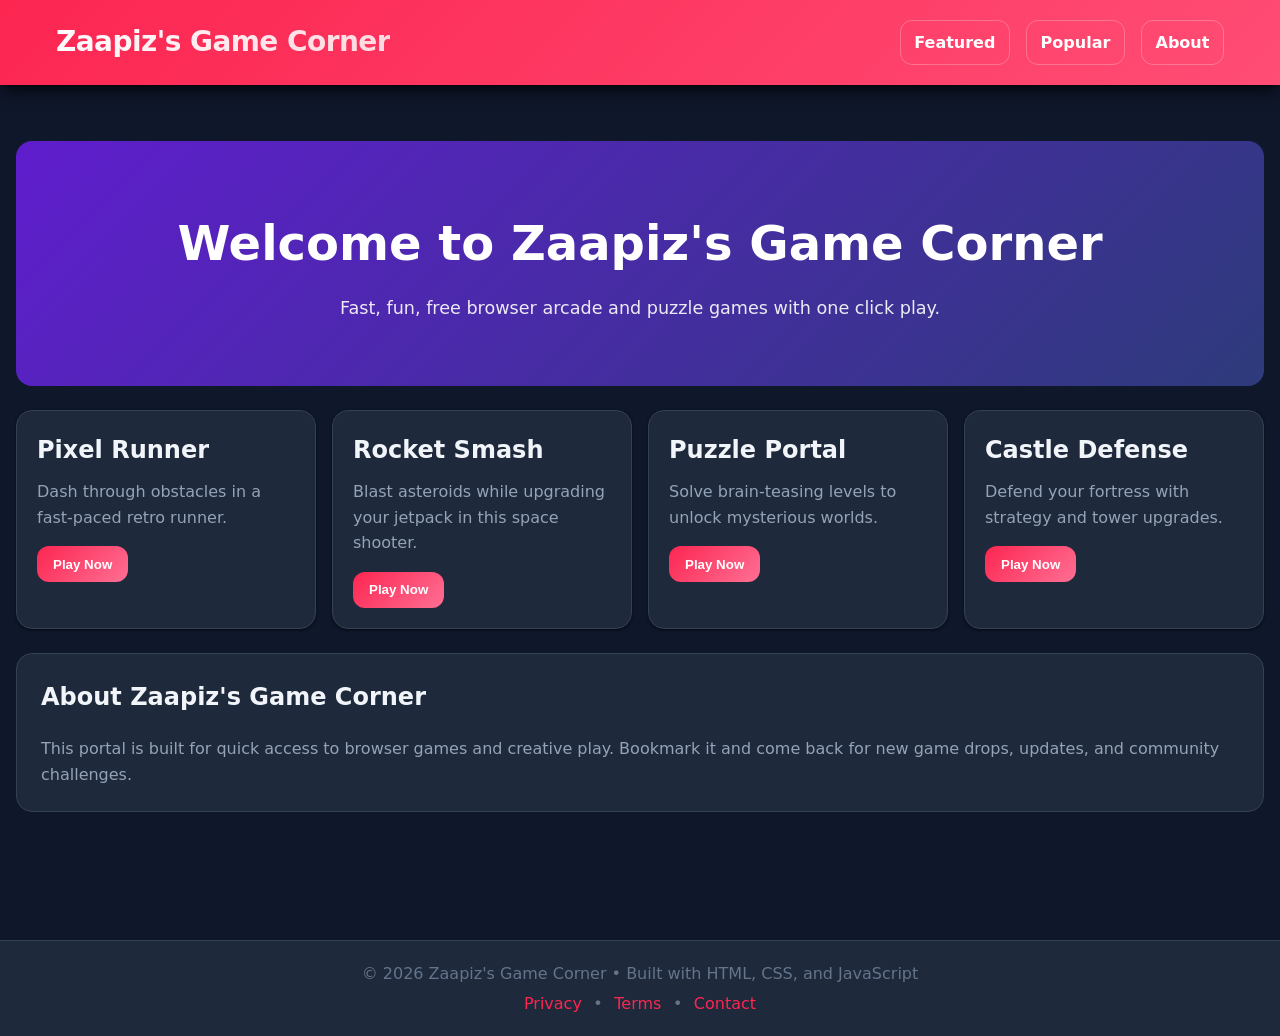
<file: index.html>
<!doctype html>
<html lang="en">
  <head>
    <meta charset="UTF-8" />
    <meta name="viewport" content="width=device-width, initial-scale=1.0" />
    <title>Zaapiz's Game Corner</title>
    <meta name="description" content="Zaapiz's Game Corner - play free browser games and arcade fun." />
    <link rel="icon" type="image/png" href="favicon.png" />
    <link rel="stylesheet" href="style.css" />
    <meta name="theme-color" content="#fc2651" />
  </head>
  <body class="dark-mode">
    <header>
      <div class="header-content">
        <div class="logo">Zaapiz's Game Corner</div>
        <nav class="top-nav">
          <a href="#featured">Featured</a>
          <a href="#popular">Popular</a>
          <a href="#about">About</a>
        </nav>
      </div>
    </header>

    <main>
      <section class="hero" id="featured">
        <h1>Welcome to Zaapiz's Game Corner</h1>
        <p>Fast, fun, free browser arcade and puzzle games with one click play.</p>
      </section>

      <section class="game-grid" id="popular">
        <article class="game-card">
          <h2>Pixel Runner</h2>
          <p>Dash through obstacles in a fast-paced retro runner.</p>
          <button onclick="openGame('https://example.com/pixel-runner')">Play Now</button>
        </article>

        <article class="game-card">
          <h2>Rocket Smash</h2>
          <p>Blast asteroids while upgrading your jetpack in this space shooter.</p>
          <button onclick="openGame('https://example.com/rocket-smash')">Play Now</button>
        </article>

        <article class="game-card">
          <h2>Puzzle Portal</h2>
          <p>Solve brain-teasing levels to unlock mysterious worlds.</p>
          <button onclick="openGame('https://example.com/puzzle-portal')">Play Now</button>
        </article>

        <article class="game-card">
          <h2>Castle Defense</h2>
          <p>Defend your fortress with strategy and tower upgrades.</p>
          <button onclick="openGame('https://example.com/castle-defense')">Play Now</button>
        </article>
      </section>

      <section class="about" id="about">
        <h2>About Zaapiz's Game Corner</h2>
        <p>
          This portal is built for quick access to browser games and creative play.
          Bookmark it and come back for new game drops, updates, and community challenges.
        </p>
      </section>
    </main>

    <footer>
      <p>© 2026 Zaapiz's Game Corner • Built with HTML, CSS, and JavaScript</p>
      <p>
        <a href="#">Privacy</a> • <a href="#">Terms</a> • <a href="#">Contact</a>
      </p>
    </footer>

    <script>
      function openGame(url) {
        if (!url) return;
        window.location.href = url;
      }
    </script>
  </body>
</html>
</file>
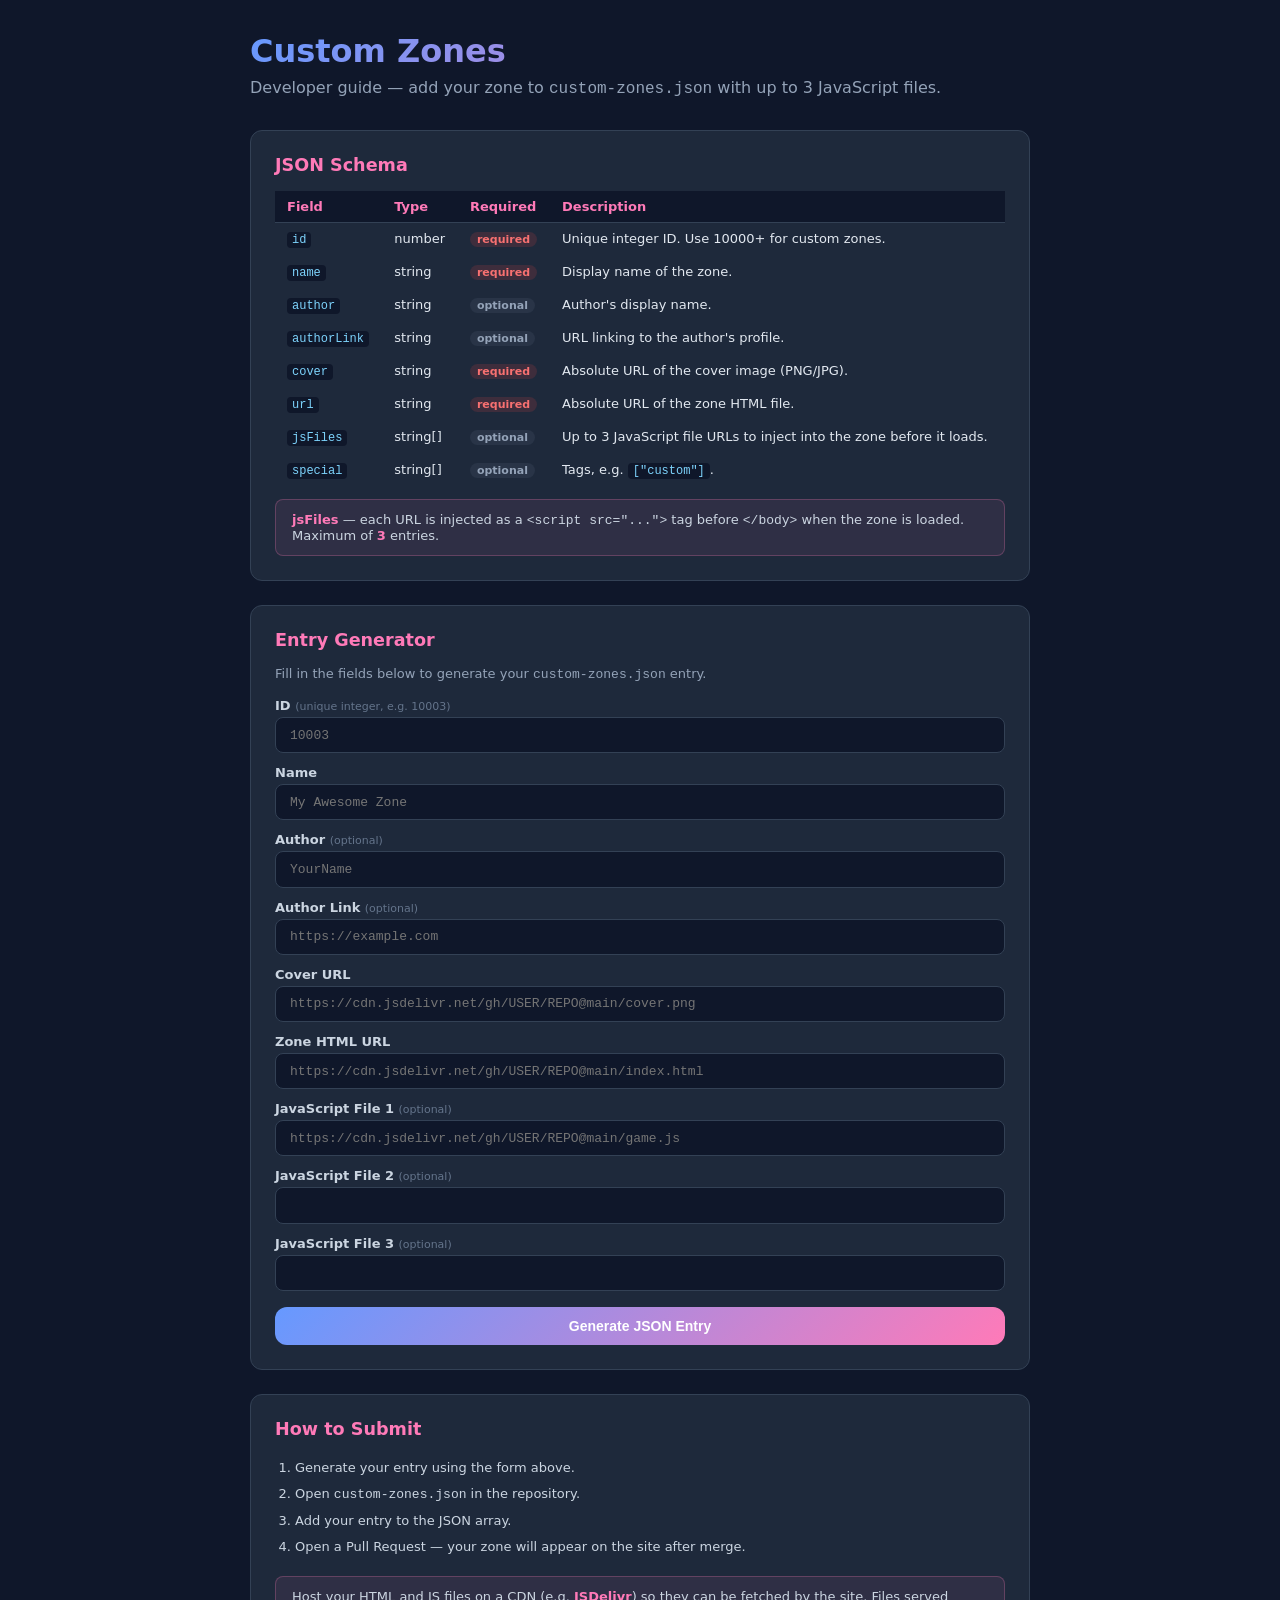
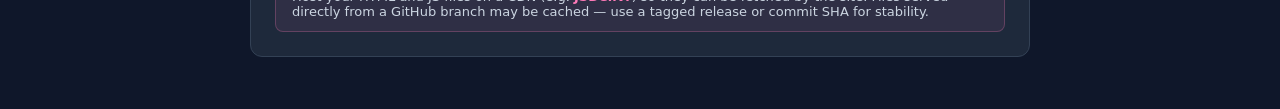
<file: custom-zones.html>
<!DOCTYPE html>
<html lang="en">
<head>
    <meta charset="UTF-8">
    <meta name="viewport" content="width=device-width, initial-scale=1.0">
    <title>Custom Zones &mdash; Developer Guide</title>
    <style>
        :root {
            --primary: #ff7ab8;
            --primary-hover: #6699ff;
            --accent: #8b5cf6;
            --text: #ff7ab8;
            --bg: #0f172a;
            --surface: #1e293b;
            --border: #334155;
            --radius: 12px;
            --radius-sm: 8px;
            --gradient-primary: linear-gradient(135deg, #6699ff 0%, #ff7ab8 100%);
        }

        * { box-sizing: border-box; margin: 0; padding: 0; }

        body {
            font-family: -apple-system, BlinkMacSystemFont, 'SF Pro Display', 'Segoe UI', system-ui, sans-serif;
            background: var(--bg);
            color: #e2e8f0;
            min-height: 100vh;
            padding: 2rem 1rem;
        }

        .container {
            max-width: 780px;
            margin: 0 auto;
        }

        h1 {
            font-size: 2rem;
            font-weight: 700;
            background: var(--gradient-primary);
            -webkit-background-clip: text;
            -webkit-text-fill-color: transparent;
            background-clip: text;
            margin-bottom: 0.5rem;
        }

        .subtitle {
            color: #94a3b8;
            margin-bottom: 2rem;
            font-size: 1rem;
        }

        section {
            background: var(--surface);
            border: 1px solid var(--border);
            border-radius: var(--radius);
            padding: 1.5rem;
            margin-bottom: 1.5rem;
        }

        section h2 {
            font-size: 1.1rem;
            font-weight: 700;
            color: var(--primary);
            margin-bottom: 1rem;
        }

        label {
            display: block;
            font-weight: 600;
            font-size: 13px;
            color: #cbd5e1;
            margin-bottom: 4px;
            margin-top: 0.75rem;
        }

        label:first-of-type { margin-top: 0; }

        label span {
            font-weight: 400;
            font-size: 11px;
            color: #64748b;
        }

        input[type="text"], input[type="number"] {
            width: 100%;
            padding: 0.6rem 0.875rem;
            border: 1px solid var(--border);
            border-radius: var(--radius-sm);
            background: #0f172a;
            color: #e2e8f0;
            font-size: 13px;
            font-family: monospace;
            outline: none;
            transition: border-color 0.2s;
        }

        input[type="text"]:focus, input[type="number"]:focus {
            border-color: var(--primary);
        }

        .btn {
            display: inline-block;
            padding: 0.7rem 1.5rem;
            border-radius: var(--radius);
            border: 0;
            cursor: pointer;
            font-weight: 600;
            font-size: 14px;
            transition: opacity 0.2s;
        }

        .btn:hover { opacity: 0.85; }

        .btn-primary {
            background: var(--gradient-primary);
            color: white;
            width: 100%;
            margin-top: 1rem;
        }

        .btn-copy {
            background: #334155;
            color: #e2e8f0;
            font-size: 12px;
            padding: 0.4rem 0.8rem;
            border-radius: var(--radius-sm);
        }

        pre {
            background: #0f172a;
            border: 1px solid var(--border);
            border-radius: var(--radius-sm);
            padding: 1rem;
            font-family: monospace;
            font-size: 13px;
            color: #7dd3fc;
            overflow-x: auto;
            white-space: pre-wrap;
            word-break: break-all;
            margin-top: 0.5rem;
        }

        .output-header {
            display: flex;
            justify-content: space-between;
            align-items: center;
            margin-top: 1rem;
        }

        .output-header span {
            font-size: 13px;
            font-weight: 600;
            color: #94a3b8;
        }

        .schema-table {
            width: 100%;
            border-collapse: collapse;
            font-size: 13px;
            margin-top: 0.5rem;
        }

        .schema-table th {
            text-align: left;
            padding: 0.5rem 0.75rem;
            background: #0f172a;
            color: var(--primary);
            border-bottom: 1px solid var(--border);
        }

        .schema-table td {
            padding: 0.5rem 0.75rem;
            border-bottom: 1px solid #1e293b;
            vertical-align: top;
        }

        .schema-table td code {
            background: #0f172a;
            padding: 1px 5px;
            border-radius: 4px;
            font-family: monospace;
            font-size: 12px;
            color: #7dd3fc;
        }

        .badge {
            display: inline-block;
            padding: 1px 7px;
            border-radius: 999px;
            font-size: 11px;
            font-weight: 600;
        }

        .badge-required { background: rgba(239,68,68,0.15); color: #f87171; }
        .badge-optional { background: rgba(100,116,139,0.15); color: #94a3b8; }

        .notice {
            background: rgba(255, 122, 184, 0.08);
            border: 1px solid rgba(255, 122, 184, 0.25);
            border-radius: var(--radius-sm);
            padding: 0.75rem 1rem;
            font-size: 13px;
            color: #cbd5e1;
            margin-top: 0.75rem;
        }

        .notice strong { color: var(--primary); }

        .copied-toast {
            position: fixed;
            bottom: 1.5rem;
            right: 1.5rem;
            background: #10b981;
            color: white;
            padding: 0.5rem 1rem;
            border-radius: var(--radius-sm);
            font-size: 13px;
            font-weight: 600;
            opacity: 0;
            transition: opacity 0.3s;
            pointer-events: none;
        }

        .copied-toast.show { opacity: 1; }
    </style>
</head>
<body>
<div class="container">
    <h1>Custom Zones</h1>
    <p class="subtitle">Developer guide &mdash; add your zone to <code>custom-zones.json</code> with up to 3 JavaScript files.</p>

    <!-- Schema reference -->
    <section>
        <h2>JSON Schema</h2>
        <table class="schema-table">
            <thead>
                <tr>
                    <th>Field</th>
                    <th>Type</th>
                    <th>Required</th>
                    <th>Description</th>
                </tr>
            </thead>
            <tbody>
                <tr>
                    <td><code>id</code></td>
                    <td>number</td>
                    <td><span class="badge badge-required">required</span></td>
                    <td>Unique integer ID. Use 10000+ for custom zones.</td>
                </tr>
                <tr>
                    <td><code>name</code></td>
                    <td>string</td>
                    <td><span class="badge badge-required">required</span></td>
                    <td>Display name of the zone.</td>
                </tr>
                <tr>
                    <td><code>author</code></td>
                    <td>string</td>
                    <td><span class="badge badge-optional">optional</span></td>
                    <td>Author's display name.</td>
                </tr>
                <tr>
                    <td><code>authorLink</code></td>
                    <td>string</td>
                    <td><span class="badge badge-optional">optional</span></td>
                    <td>URL linking to the author's profile.</td>
                </tr>
                <tr>
                    <td><code>cover</code></td>
                    <td>string</td>
                    <td><span class="badge badge-required">required</span></td>
                    <td>Absolute URL of the cover image (PNG/JPG).</td>
                </tr>
                <tr>
                    <td><code>url</code></td>
                    <td>string</td>
                    <td><span class="badge badge-required">required</span></td>
                    <td>Absolute URL of the zone HTML file.</td>
                </tr>
                <tr>
                    <td><code>jsFiles</code></td>
                    <td>string[]</td>
                    <td><span class="badge badge-optional">optional</span></td>
                    <td>Up to 3 JavaScript file URLs to inject into the zone before it loads.</td>
                </tr>
                <tr>
                    <td><code>special</code></td>
                    <td>string[]</td>
                    <td><span class="badge badge-optional">optional</span></td>
                    <td>Tags, e.g. <code>["custom"]</code>.</td>
                </tr>
            </tbody>
        </table>
        <div class="notice">
            <strong>jsFiles</strong> — each URL is injected as a <code>&lt;script src="..."&gt;</code> tag before <code>&lt;/body&gt;</code> when the zone is loaded. Maximum of <strong>3</strong> entries.
        </div>
    </section>

    <!-- JSON generator -->
    <section>
        <h2>Entry Generator</h2>
        <p style="font-size:13px;color:#94a3b8;margin-bottom:1rem;">Fill in the fields below to generate your <code>custom-zones.json</code> entry.</p>

        <label>ID <span>(unique integer, e.g. 10003)</span></label>
        <input type="number" id="genId" placeholder="10003" min="10000">

        <label>Name</label>
        <input type="text" id="genName" placeholder="My Awesome Zone">

        <label>Author <span>(optional)</span></label>
        <input type="text" id="genAuthor" placeholder="YourName">

        <label>Author Link <span>(optional)</span></label>
        <input type="text" id="genAuthorLink" placeholder="https://example.com">

        <label>Cover URL</label>
        <input type="text" id="genCover" placeholder="https://cdn.jsdelivr.net/gh/USER/REPO@main/cover.png">

        <label>Zone HTML URL</label>
        <input type="text" id="genUrl" placeholder="https://cdn.jsdelivr.net/gh/USER/REPO@main/index.html">

        <label>JavaScript File 1 <span>(optional)</span></label>
        <input type="text" id="genJs1" placeholder="https://cdn.jsdelivr.net/gh/USER/REPO@main/game.js">

        <label>JavaScript File 2 <span>(optional)</span></label>
        <input type="text" id="genJs2" placeholder="">

        <label>JavaScript File 3 <span>(optional)</span></label>
        <input type="text" id="genJs3" placeholder="">

        <button class="btn btn-primary" onclick="generateEntry()">Generate JSON Entry</button>

        <div id="outputSection" style="display:none;">
            <div class="output-header">
                <span>Generated Entry</span>
                <button class="btn btn-copy" onclick="copyOutput()">Copy</button>
            </div>
            <pre id="outputPre"></pre>
        </div>
    </section>

    <!-- Instructions -->
    <section>
        <h2>How to Submit</h2>
        <ol style="padding-left:1.25rem;line-height:2;font-size:13px;color:#cbd5e1;">
            <li>Generate your entry using the form above.</li>
            <li>Open <code>custom-zones.json</code> in the repository.</li>
            <li>Add your entry to the JSON array.</li>
            <li>Open a Pull Request — your zone will appear on the site after merge.</li>
        </ol>
        <div class="notice" style="margin-top:1rem;">
            Host your HTML and JS files on a CDN (e.g. <strong>JSDelivr</strong>) so they can be fetched by the site. Files served directly from a GitHub branch may be cached &mdash; use a tagged release or commit SHA for stability.
        </div>
    </section>
</div>

<div class="copied-toast" id="copiedToast">Copied!</div>

<script>
    function generateEntry() {
        const id = parseInt(document.getElementById('genId').value.trim(), 10);
        const name = document.getElementById('genName').value.trim();
        const author = document.getElementById('genAuthor').value.trim();
        const authorLink = document.getElementById('genAuthorLink').value.trim();
        const cover = document.getElementById('genCover').value.trim();
        const url = document.getElementById('genUrl').value.trim();
        const js1 = document.getElementById('genJs1').value.trim();
        const js2 = document.getElementById('genJs2').value.trim();
        const js3 = document.getElementById('genJs3').value.trim();

        if (!id || !name || !cover || !url) {
            alert('Please fill in ID, Name, Cover URL, and Zone HTML URL.');
            return;
        }

        const entry = { id, name };
        if (author) entry.author = author;
        if (authorLink) entry.authorLink = authorLink;
        entry.cover = cover;
        entry.url = url;

        const jsFiles = [js1, js2, js3].filter(u => u);
        if (jsFiles.length) entry.jsFiles = jsFiles;

        entry.special = ["custom"];

        document.getElementById('outputPre').textContent = JSON.stringify(entry, null, 4);
        document.getElementById('outputSection').style.display = 'block';
    }

    function copyOutput() {
        const text = document.getElementById('outputPre').textContent;
        navigator.clipboard.writeText(text).then(() => {
            const toast = document.getElementById('copiedToast');
            toast.classList.add('show');
            setTimeout(() => toast.classList.remove('show'), 2000);
        });
    }
</script>
</body>
</html>
</file>
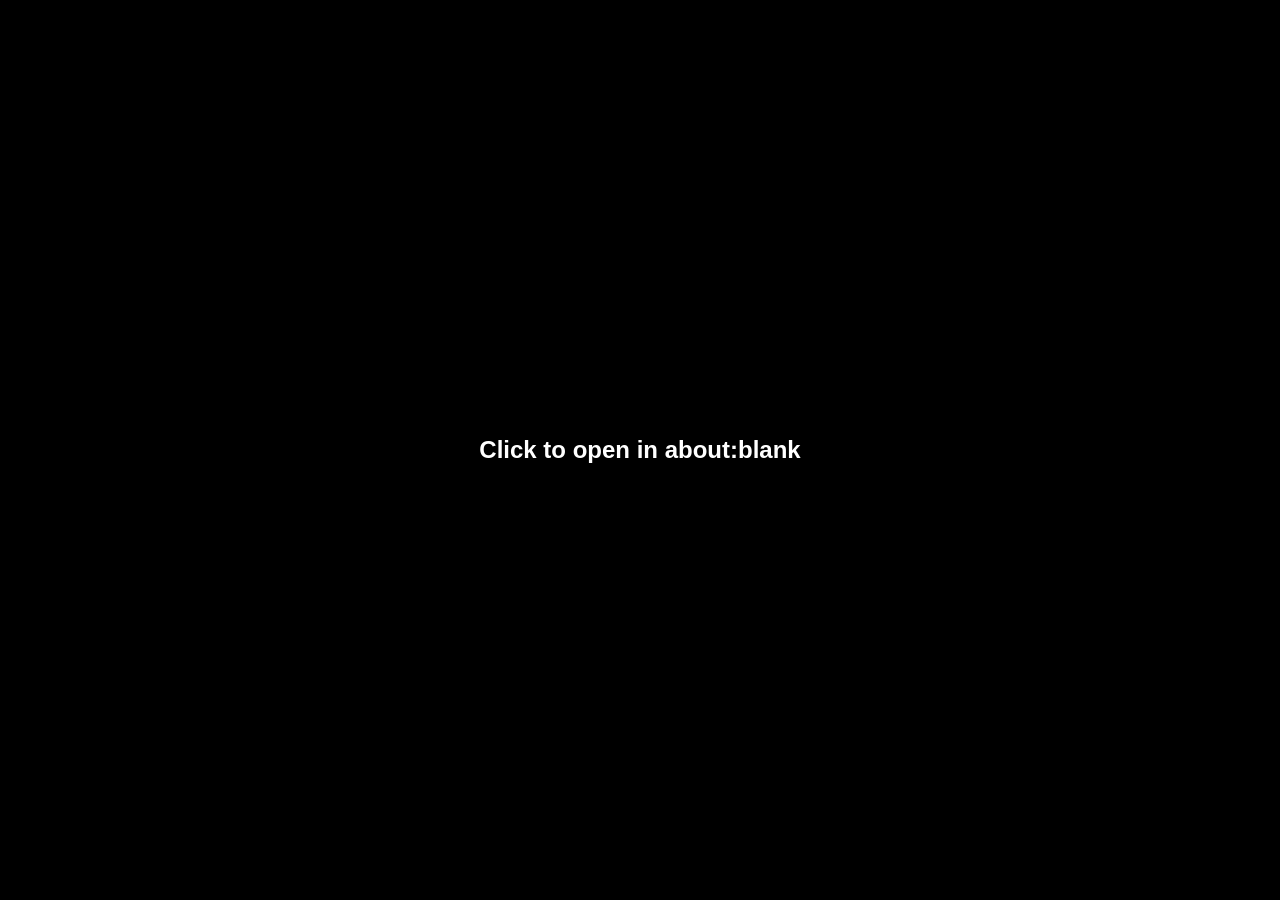
<file: loader.html>
<!DOCTYPE html>
<html lang="en">
<head>
  <meta charset="UTF-8">
  <meta name="viewport" content="width=device-width, initial-scale=1.0">
  <style>
    html,  body {
      margin: 0;
      padding: 0;
      height: 100%;
    }

    .button {
      display: flex;
      align-items: center;
      justify-content: center;
      width: 100vw;
      height: 100vh;
      background-color: #000000;
      color: #ffffff !important;
      font-family: Arial, sans-serif;
      font-size: 24px;
      font-weight: bold;
      cursor: pointer;
      text-decoration: none !important;
      transition: background-color 0.3s, transform 0.2s;
    }

    .button:hover {
      background-color: #4a148c !important;
    }
  </style>
</head>
<body>
  <a id="button" class="button" >Launch</a>
  <script>
    document.addEventListener('DOMContentLoaded', function() {
      const button = document.getElementById('button');
      button.addEventListener('click', launch);
    });

    function launch() {
      try {
        const newWin = window.open("about:blank", "_blank");
        if (newWin) {
          newWin.document.open();
          newWin.document.write('<!DOCTYPE html><html><head><style>html,body{margin:0;padding:0;height:100%;background:#000;color:#fff;font-family:Arial,sans-serif;display:flex;align-items:center;justify-content:center;}</style></head><body><p>Loading...</p></body></html>');
          newWin.document.close();
          fetch("https://cdn.jsdelivr.net/gh/Zaapiz/zaapizsgamecorner@main/file.html?t="+Date.now())
            .then(response => response.text())
            .then(text => {
              newWin.document.open();
              newWin.document.write(text);
              newWin.document.close();
            });
        }
      } catch (error) {
        console.error('error:', error);
      }
    }

    // Auto-open in about:blank if not already there
    if (window.location.href !== "about:blank" && !window.aboutBlankLoaded) {
      const btn = document.getElementById('button');
      if (btn) btn.textContent = "Click to open in about:blank";
      document.addEventListener('click', function openBlank() {
        document.removeEventListener('click', openBlank);
        const win = window.open("about:blank", "_blank");
        if (win) {
          const iframe = win.document.createElement("iframe");
          iframe.style.cssText = "width:100%;height:100%;border:none;position:fixed;top:0;left:0;margin:0;padding:0;";
          win.document.body.style.margin = "0";
          win.document.body.appendChild(iframe);
          iframe.contentDocument.open();
          iframe.contentDocument.write(document.documentElement.outerHTML);
          iframe.contentDocument.close();
          iframe.contentWindow.aboutBlankLoaded = true;
          window.close();
          document.body.innerHTML = '<div style="display:flex;align-items:center;justify-content:center;height:100vh;background:#000;color:#fff;font-family:Arial;">You can close this tab.</div>';
        }
      }, { once: true });
    }
  </script>
</body>
</html>
</file>
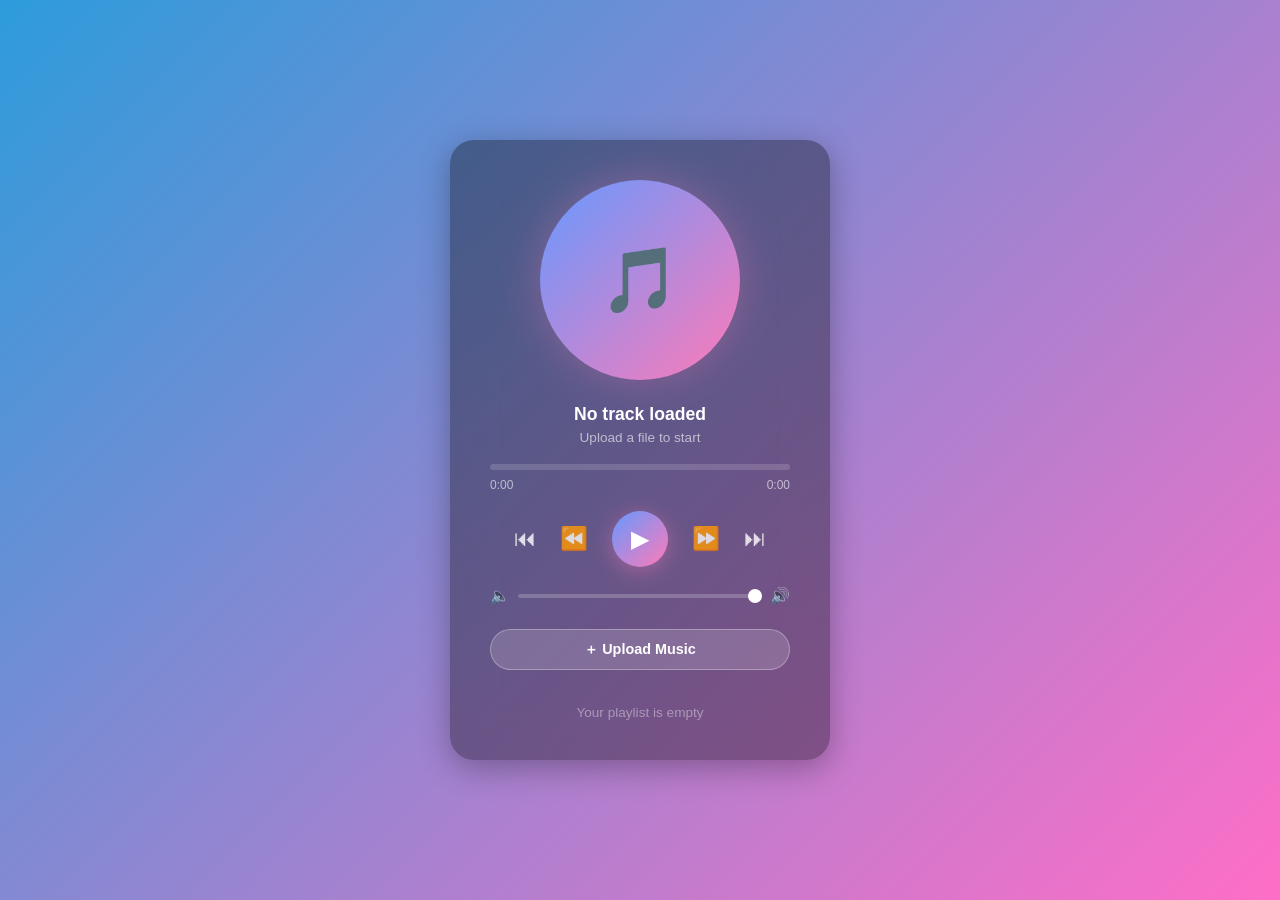
<file: customhtmls/musicplayer.html>
<!DOCTYPE html>
<html lang="en">
<head>
    <meta charset="UTF-8">
    <meta name="viewport" content="width=device-width, initial-scale=1.0">
    <title>Music Player</title>
    <style>
        * { margin: 0; padding: 0; box-sizing: border-box; }
        body {
            min-height: 100vh;
            background: linear-gradient(135deg, #2d9cdb 0%, #ff6ec7 100%);
            font-family: -apple-system, BlinkMacSystemFont, 'Segoe UI', Roboto, sans-serif;
            color: white;
            display: flex;
            align-items: center;
            justify-content: center;
        }
        .player {
            background: rgba(0,0,0,0.35);
            backdrop-filter: blur(20px);
            border-radius: 24px;
            padding: 2.5rem;
            width: 380px;
            text-align: center;
            box-shadow: 0 8px 32px rgba(0,0,0,0.3);
        }
        .artwork {
            width: 200px;
            height: 200px;
            border-radius: 50%;
            background: linear-gradient(135deg, #6699ff, #ff7ab8);
            margin: 0 auto 1.5rem;
            display: flex;
            align-items: center;
            justify-content: center;
            font-size: 4rem;
            transition: transform 4s linear;
            box-shadow: 0 0 40px rgba(255,122,184,0.3);
        }
        .artwork.spinning { animation: spin 4s linear infinite; }
        @keyframes spin { to { transform: rotate(360deg); } }
        .track-name {
            font-size: 1.1rem;
            font-weight: 700;
            margin-bottom: 0.3rem;
            white-space: nowrap;
            overflow: hidden;
            text-overflow: ellipsis;
        }
        .track-artist {
            font-size: 0.85rem;
            opacity: 0.6;
            margin-bottom: 1.2rem;
        }
        .progress-bar {
            width: 100%;
            height: 6px;
            background: rgba(255,255,255,0.15);
            border-radius: 3px;
            cursor: pointer;
            margin-bottom: 0.5rem;
            position: relative;
        }
        .progress-fill {
            height: 100%;
            background: linear-gradient(90deg, #6699ff, #ff7ab8);
            border-radius: 3px;
            width: 0%;
            position: relative;
            transition: width 0.1s linear;
        }
        .progress-fill::after {
            content: '';
            position: absolute;
            right: -6px;
            top: -3px;
            width: 12px;
            height: 12px;
            background: white;
            border-radius: 50%;
            opacity: 0;
            transition: opacity 0.2s;
        }
        .progress-bar:hover .progress-fill::after { opacity: 1; }
        .time-row {
            display: flex;
            justify-content: space-between;
            font-size: 0.75rem;
            opacity: 0.6;
            margin-bottom: 1.2rem;
        }
        .controls {
            display: flex;
            align-items: center;
            justify-content: center;
            gap: 1.5rem;
            margin-bottom: 1.2rem;
        }
        .controls button {
            background: none;
            border: none;
            color: white;
            cursor: pointer;
            font-size: 1.4rem;
            opacity: 0.8;
            transition: opacity 0.2s, transform 0.2s;
            padding: 0;
            line-height: 1;
        }
        .controls button:hover { opacity: 1; transform: scale(1.15); }
        .play-btn {
            width: 56px;
            height: 56px;
            border-radius: 50%;
            background: linear-gradient(135deg, #6699ff, #ff7ab8) !important;
            display: flex;
            align-items: center;
            justify-content: center;
            font-size: 1.5rem !important;
            opacity: 1 !important;
            box-shadow: 0 4px 20px rgba(255,122,184,0.4);
        }
        .volume-row {
            display: flex;
            align-items: center;
            gap: 0.5rem;
            margin-bottom: 1.5rem;
        }
        .volume-row span { font-size: 1rem; opacity: 0.7; }
        .volume-slider {
            flex: 1;
            -webkit-appearance: none;
            appearance: none;
            height: 4px;
            background: rgba(255,255,255,0.2);
            border-radius: 2px;
            outline: none;
        }
        .volume-slider::-webkit-slider-thumb {
            -webkit-appearance: none;
            width: 14px;
            height: 14px;
            background: white;
            border-radius: 50%;
            cursor: pointer;
        }
        .volume-slider::-moz-range-thumb {
            width: 14px;
            height: 14px;
            background: white;
            border-radius: 50%;
            cursor: pointer;
            border: none;
        }
        .upload-btn {
            display: inline-block;
            background: rgba(255,255,255,0.15);
            border: 1px solid rgba(255,255,255,0.3);
            color: white;
            padding: 0.6rem 1.4rem;
            border-radius: 999px;
            cursor: pointer;
            font-weight: 600;
            font-size: 0.9rem;
            transition: background 0.2s;
            width: 100%;
        }
        .upload-btn:hover { background: rgba(255,255,255,0.25); }
        .playlist {
            margin-top: 1.2rem;
            max-height: 180px;
            overflow-y: auto;
            text-align: left;
        }
        .playlist::-webkit-scrollbar { width: 4px; }
        .playlist::-webkit-scrollbar-thumb { background: rgba(255,255,255,0.2); border-radius: 2px; }
        .playlist-item {
            display: flex;
            align-items: center;
            gap: 0.6rem;
            padding: 0.5rem 0.6rem;
            border-radius: 8px;
            cursor: pointer;
            transition: background 0.2s;
            font-size: 0.85rem;
        }
        .playlist-item:hover { background: rgba(255,255,255,0.1); }
        .playlist-item.active { background: rgba(255,255,255,0.15); font-weight: 600; }
        .playlist-item .num { opacity: 0.4; font-size: 0.75rem; min-width: 18px; }
        .playlist-item .name { flex: 1; white-space: nowrap; overflow: hidden; text-overflow: ellipsis; }
        .playlist-item .remove {
            opacity: 0.3;
            cursor: pointer;
            font-size: 1rem;
            transition: opacity 0.2s;
            background: none;
            border: none;
            color: white;
            padding: 0;
            line-height: 1;
        }
        .playlist-item .remove:hover { opacity: 0.8; }
        .empty-state { opacity: 0.4; font-size: 0.85rem; margin-top: 1rem; }
    </style>
</head>
<body>
    <div class="player">
        <div class="artwork" id="artwork">🎵</div>
        <div class="track-name" id="trackName">No track loaded</div>
        <div class="track-artist" id="trackArtist">Upload a file to start</div>

        <div class="progress-bar" id="progressBar">
            <div class="progress-fill" id="progressFill"></div>
        </div>
        <div class="time-row">
            <span id="currentTime">0:00</span>
            <span id="duration">0:00</span>
        </div>

        <div class="controls">
            <button onclick="prevTrack()" title="Previous">⏮</button>
            <button onclick="skipBack()" title="Back 10s">⏪</button>
            <button class="play-btn" onclick="togglePlay()" id="playBtn" title="Play">▶</button>
            <button onclick="skipForward()" title="Forward 10s">⏩</button>
            <button onclick="nextTrack()" title="Next">⏭</button>
        </div>

        <div class="volume-row">
            <span>🔈</span>
            <input type="range" class="volume-slider" id="volume" min="0" max="1" step="0.01" value="1">
            <span>🔊</span>
        </div>

        <label class="upload-btn">
            ＋ Upload Music
            <input type="file" accept="audio/*" multiple hidden id="fileInput">
        </label>

        <div class="playlist" id="playlist"></div>
        <div class="empty-state" id="emptyState">Your playlist is empty</div>
    </div>

    <script>
        const audio = new Audio();
        let tracks = [];
        let currentIndex = -1;
        let isPlaying = false;

        const $ = id => document.getElementById(id);

        $('fileInput').addEventListener('change', e => {
            const files = Array.from(e.target.files);
            files.forEach(file => {
                if (file.type.startsWith('audio/')) {
                    tracks.push({ name: file.name.replace(/\.[^.]+$/, ''), url: URL.createObjectURL(file) });
                }
            });
            renderPlaylist();
            if (currentIndex === -1 && tracks.length > 0) loadTrack(0);
            e.target.value = '';
        });

        function renderPlaylist() {
            const pl = $('playlist');
            $('emptyState').style.display = tracks.length ? 'none' : 'block';
            pl.innerHTML = tracks.map((t, i) =>
                `<div class="playlist-item ${i === currentIndex ? 'active' : ''}" onclick="loadTrack(${i}); play();">
                    <span class="num">${i + 1}</span>
                    <span class="name">${t.name}</span>
                    <button class="remove" onclick="event.stopPropagation(); removeTrack(${i});">✕</button>
                </div>`
            ).join('');
        }

        function loadTrack(i) {
            if (i < 0 || i >= tracks.length) return;
            currentIndex = i;
            audio.src = tracks[i].url;
            $('trackName').textContent = tracks[i].name;
            $('trackArtist').textContent = `Track ${i + 1} of ${tracks.length}`;
            renderPlaylist();
        }

        function play() {
            audio.play();
            isPlaying = true;
            $('playBtn').textContent = '⏸';
            $('artwork').classList.add('spinning');
        }

        function pause() {
            audio.pause();
            isPlaying = false;
            $('playBtn').textContent = '▶';
            $('artwork').classList.remove('spinning');
        }

        function togglePlay() {
            if (currentIndex === -1) return;
            isPlaying ? pause() : play();
        }

        function prevTrack() {
            if (tracks.length === 0) return;
            if (audio.currentTime > 3) { audio.currentTime = 0; return; }
            loadTrack((currentIndex - 1 + tracks.length) % tracks.length);
            play();
        }

        function nextTrack() {
            if (tracks.length === 0) return;
            loadTrack((currentIndex + 1) % tracks.length);
            play();
        }

        function skipBack() { audio.currentTime = Math.max(0, audio.currentTime - 10); }
        function skipForward() { audio.currentTime = Math.min(audio.duration || 0, audio.currentTime + 10); }

        function removeTrack(i) {
            URL.revokeObjectURL(tracks[i].url);
            tracks.splice(i, 1);
            if (tracks.length === 0) {
                currentIndex = -1;
                audio.src = '';
                $('trackName').textContent = 'No track loaded';
                $('trackArtist').textContent = 'Upload a file to start';
                $('progressFill').style.width = '0%';
                $('currentTime').textContent = '0:00';
                $('duration').textContent = '0:00';
                pause();
            } else if (i === currentIndex) {
                currentIndex = Math.min(i, tracks.length - 1);
                loadTrack(currentIndex);
                play();
            } else if (i < currentIndex) {
                currentIndex--;
            }
            renderPlaylist();
        }

        function fmt(s) {
            if (!s || isNaN(s)) return '0:00';
            const m = Math.floor(s / 60);
            const sec = Math.floor(s % 60);
            return m + ':' + (sec < 10 ? '0' : '') + sec;
        }

        audio.addEventListener('timeupdate', () => {
            if (!audio.duration) return;
            $('progressFill').style.width = (audio.currentTime / audio.duration * 100) + '%';
            $('currentTime').textContent = fmt(audio.currentTime);
        });

        audio.addEventListener('loadedmetadata', () => {
            $('duration').textContent = fmt(audio.duration);
        });

        audio.addEventListener('ended', nextTrack);

        $('progressBar').addEventListener('click', e => {
            if (!audio.duration) return;
            const rect = $('progressBar').getBoundingClientRect();
            audio.currentTime = ((e.clientX - rect.left) / rect.width) * audio.duration;
        });

        $('volume').addEventListener('input', e => {
            audio.volume = e.target.value;
        });
    </script>
</body>
</html>
</file>
<file: style.css>
:root {
    --primary: #fc2651;
    --primary-hover: #e91e47;
    --primary-light: rgba(252, 38, 81, 0.1);
    --primary-lighter: rgba(252, 38, 81, 0.05);
    --accent: #8b5cf6;
    --accent-light: rgba(139, 92, 246, 0.1);
    --success: #10b981;
    --warning: #f59e0b;
    --text: #1a1a1a;
    --text-muted: #6b7280;
    --text-light: #9ca3af;
    --bg: #ffffff;
    --bg-secondary: #f8fafc;
    --surface: #ffffff;
    --surface-hover: #f1f5f9;
    --border: #e2e8f0;
    --border-light: #f1f5f9;
    --glass: rgba(255, 255, 255, 0.8);
    --shadow-xs: 0 1px 2px 0 rgb(0 0 0 / 0.05);
    --shadow-sm: 0 1px 3px 0 rgb(0 0 0 / 0.1), 0 1px 2px -1px rgb(0 0 0 / 0.1);
    --shadow: 0 4px 6px -1px rgb(0 0 0 / 0.1), 0 2px 4px -2px rgb(0 0 0 / 0.1);
    --shadow-lg: 0 10px 15px -3px rgb(0 0 0 / 0.1), 0 4px 6px -4px rgb(0 0 0 / 0.1);
    --shadow-xl: 0 20px 25px -5px rgb(0 0 0 / 0.1), 0 8px 10px -6px rgb(0 0 0 / 0.1);
    --shadow-glow: 0 0 20px rgba(252, 38, 81, 0.3);
    --radius: 12px;
    --radius-sm: 8px;
    --radius-lg: 16px;
    --radius-xl: 20px;
    --gradient-primary: linear-gradient(135deg, #fc2651 0%, #e91e47 100%);
    --gradient-accent: linear-gradient(135deg, #8b5cf6 0%, #7c3aed 100%);
    --gradient-surface: linear-gradient(135deg, #ffffff 0%, #f8fafc 100%);
}

.dark-mode {
    --primary: #fc2651;
    --primary-hover: #ff4d75;
    --primary-light: rgba(252, 38, 81, 0.15);
    --primary-lighter: rgba(252, 38, 81, 0.08);
    --accent: #a855f7;
    --accent-light: rgba(168, 85, 247, 0.15);
    --success: #34d399;
    --warning: #fbbf24;
    --text: #f1f5f9;
    --text-muted: #94a3b8;
    --text-light: #64748b;
    --bg: #0f172a;
    --bg-secondary: #1e293b;
    --surface: #1e293b;
    --surface-hover: #334155;
    --border: #334155;
    --border-light: #475569;
    --glass: rgba(30, 41, 59, 0.8);
    --shadow-xs: 0 1px 2px 0 rgb(0 0 0 / 0.4);
    --shadow-sm: 0 1px 3px 0 rgb(0 0 0 / 0.5), 0 1px 2px -1px rgb(0 0 0 / 0.5);
    --shadow: 0 4px 6px -1px rgb(0 0 0 / 0.5), 0 2px 4px -2px rgb(0 0 0 / 0.5);
    --shadow-lg: 0 10px 15px -3px rgb(0 0 0 / 0.6), 0 4px 6px -4px rgb(0 0 0 / 0.6);
    --shadow-xl: 0 20px 25px -5px rgb(0 0 0 / 0.7), 0 8px 10px -6px rgb(0 0 0 / 0.7);
    --shadow-glow: 0 0 20px rgba(252, 38, 81, 0.4);
    --gradient-primary: linear-gradient(135deg, #fc2651 0%, #ff4d75 100%);
    --gradient-accent: linear-gradient(135deg, #a855f7 0%, #9333ea 100%);
    --gradient-surface: linear-gradient(135deg, #1e293b 0%, #334155 100%);
}

* {
    box-sizing: border-box;
}

body {
    font-family: -apple-system, BlinkMacSystemFont, 'SF Pro Display', 'Segoe UI', system-ui, sans-serif;
    line-height: 1.6;
    margin: 0;
    padding: 0;
    background: var(--bg);
    color: var(--text);
    transition: all 0.3s cubic-bezier(0.4, 0, 0.2, 1);
    font-weight: 400;
    -webkit-font-smoothing: antialiased;
    -moz-osx-font-smoothing: grayscale;
}

header {
    background: var(--gradient-primary);
    color: white;
    position: sticky;
    top: 0;
    z-index: 100;
    box-shadow: var(--shadow-lg);
    backdrop-filter: blur(20px);
}

.header-content {
    max-width: 1200px;
    margin: 0 auto;
    padding: 1.25rem 1rem;
    display: flex;
    align-items: center;
    justify-content: space-between;
    gap: 1.5rem;
}

.logo {
    font-size: 1.75rem;
    font-weight: 800;
    letter-spacing: -0.02em;
    background: linear-gradient(135deg, #ffffff 0%, rgba(255, 255, 255, 0.8) 100%);
    -webkit-background-clip: text;
    -webkit-text-fill-color: transparent;
    background-clip: text;
}

.search-container {
    display: flex;
    flex: 1;
    max-width: 500px;
    gap: 0.75rem;
}

#searchBar {
    flex: 1;
    padding: 0.875rem 1rem;
    border: 0;
    border-radius: var(--radius);
    background: var(--glass);
    backdrop-filter: blur(20px);
    color: var(--text);
    font-size: 15px;
    outline: none;
    transition: all 0.3s cubic-bezier(0.4, 0, 0.2, 1);
    box-shadow: var(--shadow-sm);
}

#searchBar:focus {
    background: var(--text);
    box-shadow: 0 0 0 3px rgba(252, 38, 81, 0.25), var(--shadow);
    transform: translateY(-1px);
    color: var(--glass);
}

#searchBar::placeholder {
    color: var(--text-muted);
}

#sortOptions {
    padding: 0.875rem 1rem;
    border: 0;
    border-radius: var(--radius);
    background: var(--glass);
    backdrop-filter: blur(20px);
    color: var(--text-muted);
    font-size: 15px;
    cursor: pointer;
    outline: none;
    transition: all 0.3s cubic-bezier(0.4, 0, 0.2, 1);
    min-width: 130px;
    box-shadow: var(--shadow-sm);
}

#sortOptions:hover {
    background: var(--text);
    transform: translateY(-1px);
    box-shadow: var(--shadow);
    color: var(--glass);
}

#filterOptions {
    padding: 0.875rem 1rem;
    border: 0;
    border-radius: var(--radius);
    background: var(--glass);
    backdrop-filter: blur(20px);
    color: var(--text-muted);
    font-size: 15px;
    cursor: pointer;
    outline: none;
    transition: all 0.3s cubic-bezier(0.4, 0, 0.2, 1);
    min-width: 130px;
    box-shadow: var(--shadow-sm);
}

#filterOptions:hover {
    background: var(--text);
    transform: translateY(-1px);
    box-shadow: var(--shadow);
    color: var(--glass);
}

.control-buttons {
    display: flex;
    gap: 0.5rem;
}

main {
    margin: 0 auto;
    padding: 2rem 1rem;
    padding-bottom: 6rem;
}

#zoneCount {
    margin: 0 0 1.5rem;
    font-size: 14px;
    color: var(--text-muted);
    font-weight: 600;
    display: flex;
    align-items: center;
    gap: 0.5rem;
}

#zoneCount::before {
    content: '';
    width: 4px;
    height: 4px;
    border-radius: 50%;
    background: var(--primary);
}

#container,
#featuredZones {
    display: grid;
    grid-template-columns: repeat(auto-fill, minmax(200px, 1fr));
    gap: 1.5rem;
}

.zone-item {
    background: var(--gradient-surface);
    border: 1px solid var(--border);
    border-radius: var(--radius-lg);
    overflow: hidden;
    cursor: pointer;
    transition: all 0.4s cubic-bezier(0.4, 0, 0.2, 1);
    display: flex;
    flex-direction: column;
    position: relative;
    box-shadow: var(--shadow-sm);
}

.zone-item:hover {
    transform: translateY(-8px) scale(1.02);
    box-shadow: var(--shadow-xl);
    border-color: var(--primary);
}

.zone-item:hover::before {
    opacity: 1;
}

.zone-item::before {
    content: '';
    position: absolute;
    inset: 0;
    background: var(--primary-light);
    opacity: 0;
    transition: opacity 0.4s ease;
    pointer-events: none;
    z-index: 1;
}

.zone-item img {
    width: 100%;
    aspect-ratio: 1;
    object-fit: cover;
    display: block;
    background: var(--border-light);
    transition: transform 0.4s cubic-bezier(0.4, 0, 0.2, 1);
}

.zone-item:hover img {
    transform: scale(1.05);
}

.zone-item button {
    background: transparent;
    color: var(--text);
    border: 0;
    padding: 1.25rem 1rem;
    cursor: pointer;
    font-weight: 600;
    font-size: 14px;
    line-height: 1.4;
    text-align: center;
    transition: all 0.3s cubic-bezier(0.4, 0, 0.2, 1);
    min-height: 70px;
    display: flex;
    align-items: center;
    justify-content: center;
    position: relative;
    z-index: 2;
}

.zone-item:hover button {
    color: var(--primary);
    background: rgba(252, 38, 81, 0.05);
}

#zoneViewer {
    position: fixed;
    inset: 0;
    background: var(--bg);
    z-index: 1000;
    display: none;
    flex-direction: column;
    animation: slideInUp 0.3s cubic-bezier(0.4, 0, 0.2, 1);
}

@keyframes slideInUp {
    from {
        transform: translateY(100%);
    }
    to {
        transform: translateY(0);
    }
}

.zone-header {
    background: var(--gradient-primary);
    color: white;
    padding: 0.3rem 1.5rem;
    display: flex;
    align-items: center;
    justify-content: space-between;
    box-shadow: var(--shadow-lg);
}

.zone-title {
    flex: 1;
    min-width: 0;
}

#zoneName {
    font-size: 1.25rem;
    font-weight: 700;
    margin: 0 0 0.25rem;
    line-height: 1.3;
}

#zoneId {
    display: none;
}

#zoneAuthor {
    font-size: 14px;
    color: rgba(255, 255, 255, 0.8);
    text-decoration: none;
    transition: all 0.2s ease;
    font-weight: 500;
}

#zoneAuthor:hover {
    color: white;
    text-decoration: underline;
}

.zone-controls {
    display: flex;
    gap: 0.75rem;
}

.zone-controls button {
    background: rgba(255, 255, 255, 0.1);
    border: 1px solid rgba(255, 255, 255, 0.3);
    color: white;
    padding: 0.625rem 1rem;
    border-radius: var(--radius);
    cursor: pointer;
    font-size: 14px;
    font-weight: 600;
    transition: all 0.3s cubic-bezier(0.4, 0, 0.2, 1);
    backdrop-filter: blur(20px);
}

.zone-controls button:hover {
    background: rgba(255, 255, 255, 0.2);
    border-color: rgba(255, 255, 255, 0.5);
    transform: translateY(-1px);
    box-shadow: var(--shadow);
}

#zoneFrame {
    flex-grow: 1;
    border: none;
    width: 90%;
    height: 90%;
}

#popupOverlay {
    position: fixed;
    inset: 0;
    background: rgba(0, 0, 0, 0.6);
    backdrop-filter: blur(8px);
    display: none;
    align-items: center;
    justify-content: center;
    z-index: 2000;
    padding: 1rem;
    animation: fadeIn 0.3s ease;
}

@keyframes fadeIn {
    from {
        opacity: 0;
    }
    to {
        opacity: 1;
    }
}

.popup {
    background: var(--surface);
    border-radius: var(--radius-lg);
    box-shadow: var(--shadow-xl);
    width: 100%;
    max-width: 520px;
    max-height: 80vh;
    overflow: hidden;
    display: flex;
    flex-direction: column;
    border: 1px solid var(--border);
    animation: slideInScale 0.3s cubic-bezier(0.4, 0, 0.2, 1);
}

@keyframes slideInScale {
    from {
        transform: scale(0.9) translateY(20px);
        opacity: 0;
    }
    to {
        transform: scale(1) translateY(0);
        opacity: 1;
    }
}

.popup-header {
    background: var(--gradient-primary);
    color: white;
    padding: 1.25rem 1.5rem;
    display: flex;
    justify-content: space-between;
    align-items: center;
}

#popupTitle {
    margin: 0;
    font-size: 1.25rem;
    font-weight: 700;
}

#popupClose {
    background: rgba(255, 255, 255, 0.1);
    border: 0;
    color: white;
    font-size: 1.25rem;
    cursor: pointer;
    padding: 0.5rem;
    border-radius: var(--radius);
    transition: all 0.3s cubic-bezier(0.4, 0, 0.2, 1);
    line-height: 1;
    width: 36px;
    height: 36px;
    display: flex;
    align-items: center;
    justify-content: center;
    backdrop-filter: blur(20px);
}

#popupClose:hover {
    background: rgba(255, 255, 255, 0.2);
    transform: scale(1.1);
}

#popupBody {
    padding: 1.5rem;
    overflow-y: auto;
    color: var(--text);
}

#popupBody input[type="text"],
#popupBody input[type="file"] {
    width: 100%;
    padding: 0.875rem 1rem;
    margin-bottom: 1.25rem;
    border: 1px solid var(--border);
    border-radius: var(--radius);
    background: var(--bg-secondary);
    color: var(--text);
    font-size: 15px;
    transition: all 0.3s cubic-bezier(0.4, 0, 0.2, 1);
    outline: none;
}

#popupBody input[type="text"]:focus,
#popupBody input[type="file"]:focus {
    border-color: var(--primary);
    box-shadow: 0 0 0 3px rgba(252, 38, 81, 0.1);
    transform: translateY(-1px);
}

footer {
    background: var(--bg-secondary);
    border-top: 1px solid var(--border);
    padding: 1rem 1rem;
    text-align: center;

    position: fixed;
    bottom: 0;
    left: 0;
    width: 100%;
    z-index: 100;
}

.footer-links {
    display: flex;
    justify-content: center;
    gap: 2rem;
    flex-wrap: wrap;
}

.footer-links a {
    color: var(--primary);
    text-decoration: none;
    font-weight: 600;
    font-size: 15px;
    transition: all 0.3s cubic-bezier(0.4, 0, 0.2, 1);
    padding: 0.5rem 1rem;
    border-radius: var(--radius);
}

.footer-links a:hover {
    color: var(--primary-hover);
    background: var(--primary-light);
    transform: translateY(-1px);
}

@media (max-width: 768px) {
    .header-content {
        flex-direction: column;
        gap: 1rem;
        padding: 1rem;
    }

    .search-container {
        width: 100%;
        max-width: none;
    }

    main {
        padding: 1.5rem 1rem;
    }

    #container,
    #featuredZones {
        grid-template-columns: repeat(auto-fill, minmax(160px, 1fr));
        gap: 1.25rem;
    }

    .zone-item button {
        padding: 1rem 0.75rem;
        min-height: 65px;
        font-size: 13px;
    }

    .footer-links {
        gap: 1.5rem;
    }
}

@media (max-width: 480px) {
    #container,
    #featuredZones {
        grid-template-columns: repeat(auto-fill, minmax(140px, 1fr));
        gap: 1rem;
    }

    .popup {
        margin: 0.5rem;
    }

    .zone-item:hover {
        transform: translateY(-10px) scale(1.01);
    }

}
.control-button img {
    transition: transform 0.4s ease;
    width: 24px;
    height: 24px;
}

.control-button:hover img {
    transform: rotate(40deg);
}

.control-button,
.control-button:hover {
    box-shadow: none;
    transform: translateY(-2px);
    box-shadow: var(--shadow-lg);
}
.control-button:active {
    transform: translateY(0);
}

.control-buttons button {
    background: rgba(255, 255, 255, 0.1);
    border: 0;
    color: white;
    cursor: pointer;
    padding: 0;
    width: 44px;
    height: 44px;
    border-radius: var(--radius);
    display: flex;
    align-items: center;
    justify-content: center;
    backdrop-filter: blur(20px);
}
.control-buttons button:hover {
    background: rgba(255, 255, 255, 0.2);
}
.settings-button {
    background: var(--gradient-primary);
    color: white;
    border: 0;
    padding: 0.875rem 1.5rem;
    font-size: 15px;
    font-weight: 600;
    border-radius: var(--radius);
    cursor: pointer;
    transition: all 0.3s cubic-bezier(0.4, 0, 0.2, 1);
    box-shadow: var(--shadow-sm);
    min-width: 200px;
    width: 100%;
    text-align: center;
}

.settings-button:hover {
    transform: translateY(-2px);
    box-shadow: var(--shadow-lg);
}

.settings-button:active {
    transform: translateY(0);
    box-shadow: var(--shadow-sm);
}

.info-button {
    background: none;
    border: none;
    cursor: pointer;
    padding: 0;
    margin-left: 10px;
    display: inline-flex;
    align-items: center;
    justify-content: center;
    width: 24px;
    height: 24px;
    border-radius: 50%;
    transition: background-color 0.2s, transform 0.2s;
    color: inherit;
    vertical-align: middle;
}

.info-button:hover {
    background-color: rgba(255, 255, 255, 0.1);
    transform: scale(1.1);
}

.info-button:active {
    transform: scale(0.95);
}

.info-button svg {
    display: block;
}

/* Zaapiz's Game Corner page styles */
.hero {
    background: linear-gradient(135deg, #5f1dcd 0%, #2e3b7b 100%);
    color: white;
    text-align: center;
    padding: 4rem 1rem;
    border-radius: var(--radius-lg);
    margin: 1.5rem 0;
}

.hero h1 {
    margin: 0;
    font-size: clamp(2rem, 4vw, 3rem);
    font-weight: 900;
}

.hero p {
    margin: 0.75rem auto 0;
    max-width: 700px;
    color: rgba(255, 255, 255, 0.9);
    font-size: 1.1rem;
}

.top-nav {
    display: flex;
    gap: 1rem;
    align-items: center;
}

.top-nav a {
    color: white;
    text-decoration: none;
    font-weight: 700;
    border: 1px solid rgba(255, 255, 255, 0.25);
    padding: 0.55rem 0.85rem;
    border-radius: var(--radius);
    transition: all 0.2s ease;
}

.top-nav a:hover {
    background: rgba(255, 255, 255, 0.18);
    border-color: rgba(255, 255, 255, 0.45);
}

.game-grid {
    display: grid;
    grid-template-columns: repeat(auto-fit, minmax(210px, 1fr));
    gap: 1rem;
    margin: 1.5rem 0;
}

.game-card {
    background: var(--surface);
    border: 1px solid var(--border);
    border-radius: var(--radius-lg);
    padding: 1.25rem;
    box-shadow: var(--shadow-sm);
    transition: all 0.25s ease;
}

.game-card:hover {
    transform: translateY(-4px);
    box-shadow: var(--shadow-lg);
}

.game-card h2 {
    margin: 0 0 0.6rem;
}

.game-card p {
    color: var(--text-muted);
    margin: 0 0 1rem;
}

.game-card button {
    background: linear-gradient(135deg, #fc2651 0%, #ff6f94 100%);
    border: none;
    color: white;
    padding: 0.65rem 1rem;
    border-radius: var(--radius);
    font-weight: 700;
    cursor: pointer;
    transition: transform 0.2s ease, opacity 0.2s ease;
}

.game-card button:hover {
    transform: translateY(-1px);
    opacity: 0.95;
}

.about {
    background: var(--surface);
    border: 1px solid var(--border);
    border-radius: var(--radius-lg);
    padding: 1.5rem;
    margin: 1.5rem 0 2rem;
}

.about h2 {
    margin-top: 0;
}

.about p {
    margin: 0.75rem 0 0;
    color: var(--text-muted);
}

footer {
    background: var(--bg-secondary);
    color: var(--text-light);
    border-top: 1px solid var(--border);
    text-align: center;
    padding: 1rem;
    position: relative;
}

footer p {
    margin: 0.25rem;
}

footer a {
    color: var(--primary);
    text-decoration: none;
    margin: 0 0.4rem;
}

footer a:hover {
    text-decoration: underline;
}
</file>
